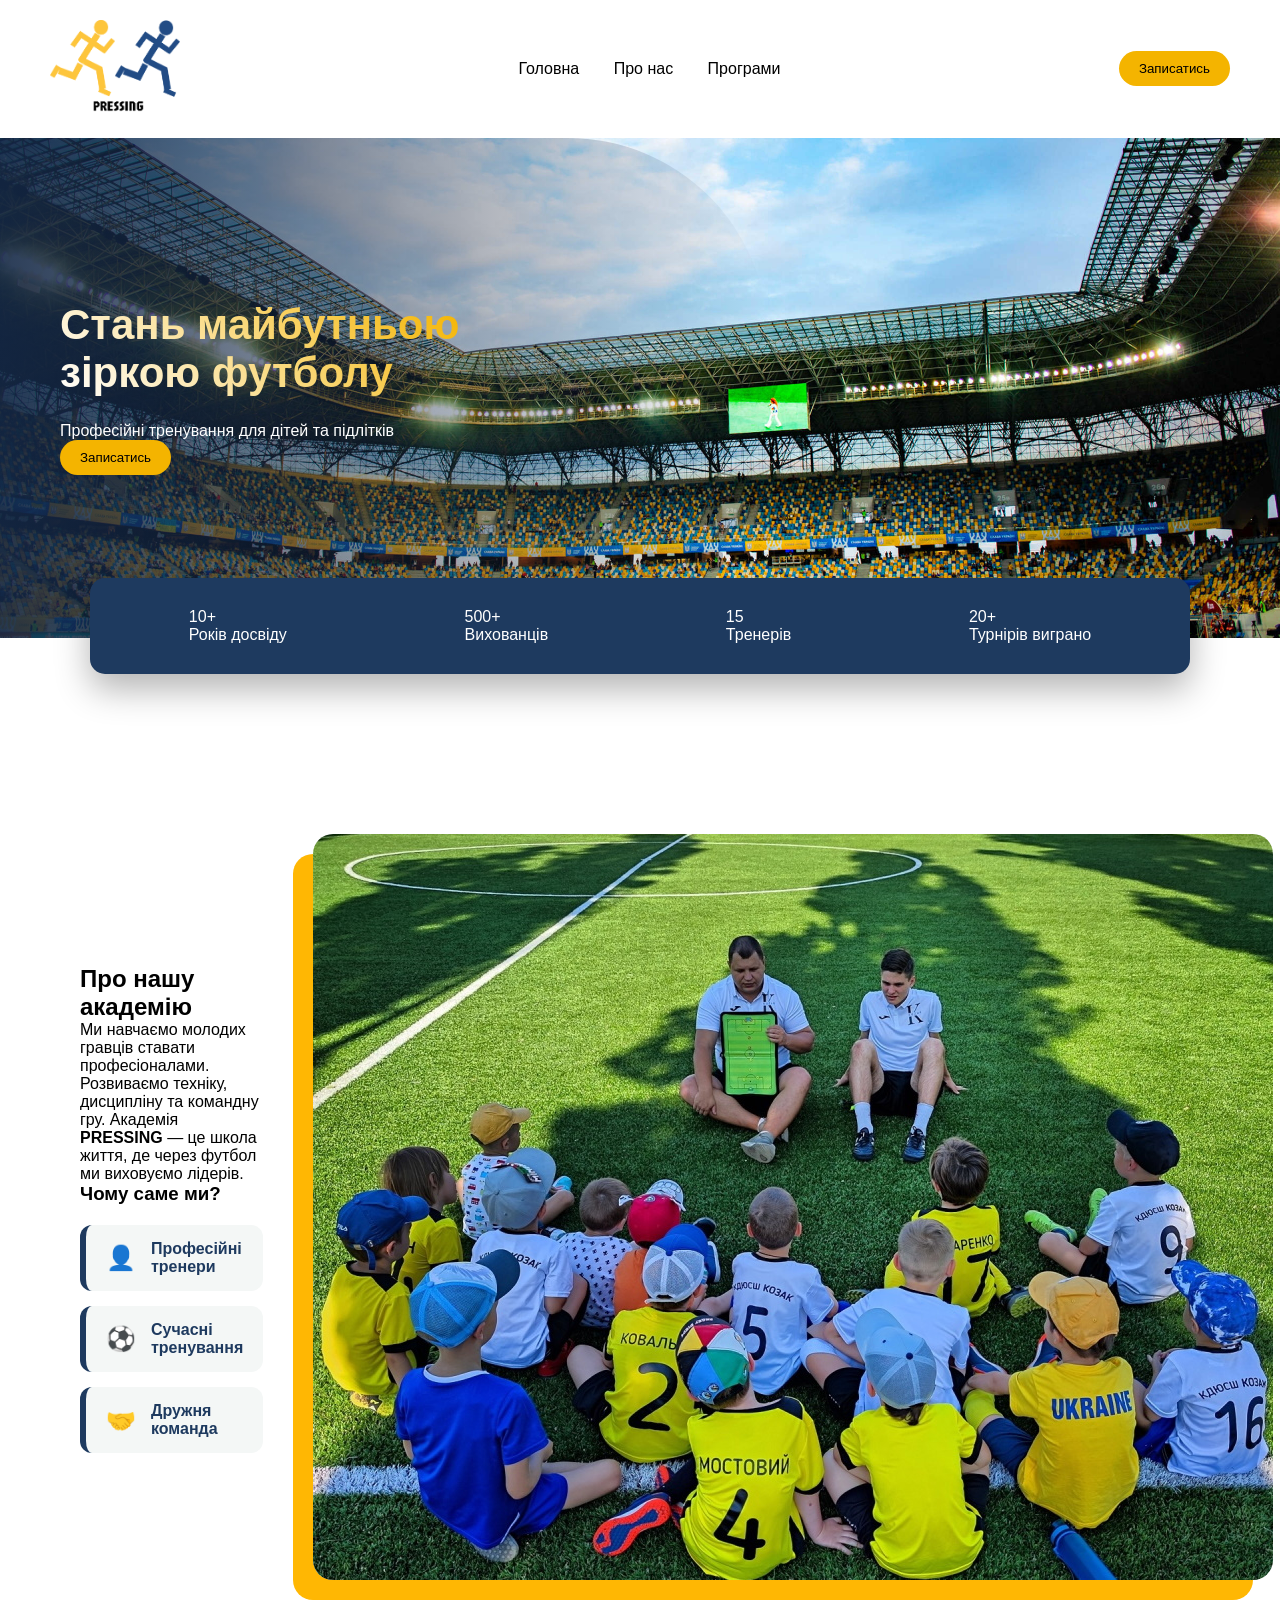
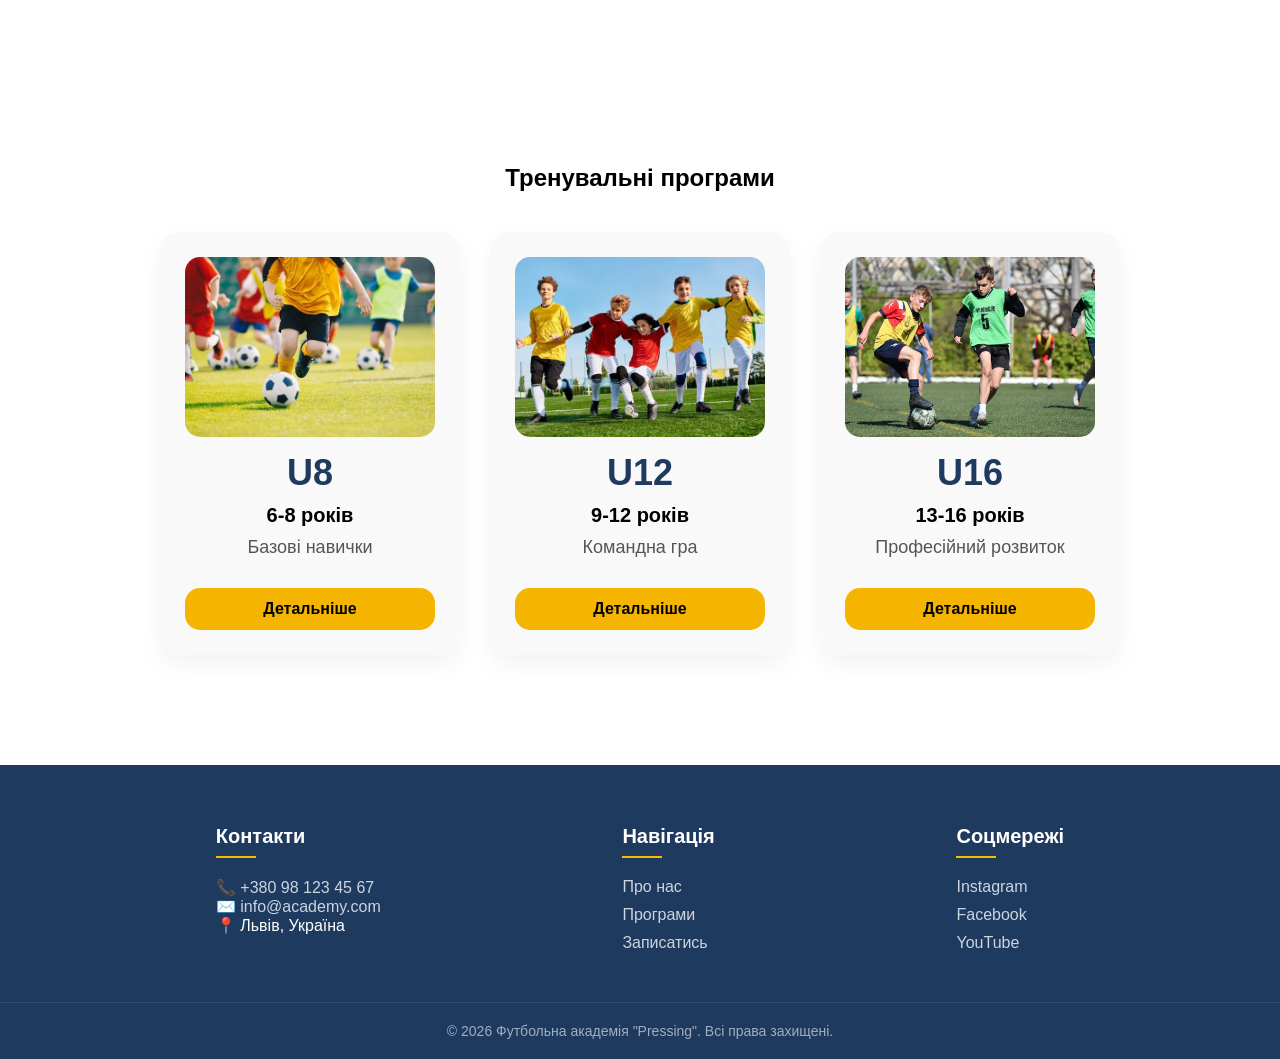
<file: index.html>
<!DOCTYPE html>
<html lang="uk">
<head>
    <meta charset="UTF-8">
    <title>Pressing</title>
    <link rel="stylesheet" href="style.css">
</head>
<body>

<body>

<header class="header">
    <div class="logo">
        <img src="images/logo.png" alt="Логотип">
    </div>

   <nav>
    <a href="index.html">Головна</a>
    <a href="#about">Про нас</a>
    <a href="#programs">Програми</a>
</nav>

    <a href="signup.html">
    <button class="btn">Записатись</button>
</a>
</header>

<section class="hero">
    <div class="overlay"></div>

    <div class="hero-content">
        <h1>Стань майбутньою<br>зіркою футболу</h1>
        <p>Професійні тренування для дітей та підлітків</p>
        <a href="signup.html">
    <button class="btn">Записатись</button>
</a>
    </div>
</section>
<section class="stats-bar">
    <div class="stat-item">
        <span class="stat-number">10+</span>
        <p class="stat-text">Років досвіду</p>
    </div>
    <div class="stat-item">
        <span class="stat-number">500+</span>
        <p class="stat-text">Вихованців</p>
    </div>
    <div class="stat-item">
        <span class="stat-number">15</span>
        <p class="stat-text">Тренерів</p>
    </div>
    <div class="stat-item">
        <span class="stat-number">20+</span>
        <p class="stat-text">Турнірів виграно</p>
    </div>
</section>
<section id="about" class="about">
    <div class="about-container">
        <div class="about-text">
            <h2>Про нашу академію</h2>
            <p>Ми навчаємо молодих гравців ставати професіоналами. Розвиваємо техніку, дисципліну та командну гру. Академія <strong>PRESSING</strong> — це школа життя, де через футбол ми виховуємо лідерів.</p>
            
            <h3>Чому саме ми?</h3>
            <div class="about-features">
                <div class="feature-card">
                    <span class="icon">👤</span>
                    <p>Професійні тренери</p>
                </div>
                <div class="feature-card">
                    <span class="icon">⚽️</span>
                    <p>Сучасні тренування</p>
                </div>
                <div class="feature-card">
                    <span class="icon">🤝</span>
                    <p>Дружня команда</p>
                </div>
            </div>
        </div>
        <div class="about-image">
            <img src="images/about.jpg" alt="Тренування дітей">
        </div>
    </div>
</section>

<section id="programs" class="programs">
    <h2>Тренувальні програми</h2>

    <!-- ВАЖЛИВО: Обов'язково додай цей рядок перед картками -->
    <div class="cards"> 

        <div class="card">
            <div class="card-img-container">
                <img src="images/u6.jpg" alt="U6">
            </div>
            <h3>U8</h3>
            <p>6-8 років</p>
            <span>Базові навички</span>
            <button onclick="info('u8')">Детальніше</button>
        </div>

        <div class="card">
            <div class="card-img-container">
                <img src="images/u9.jpeg" alt="U9">
            </div>
            <h3>U12</h3>
            <p>9-12 років</p>
            <span>Командна гра</span>
            <button onclick="info('u12')">Детальніше</button>
        </div>

        <div class="card">
            <div class="card-img-container">
                <img src="images/u13.jpg" alt="U13">
            </div>
            <h3>U16</h3>
            <p>13-16 років</p>
            <span>Професійний розвиток</span>
            <button onclick="info('u16')">Детальніше</button>
        </div>

    </div> <!-- Закриваючий тег для .cards -->
</section>

<footer class="footer">
    <div class="footer-container">
        <div class="footer-section">
            <h3>Контакти</h3>
            <p>📞 <a href="tel:+380981234567">+380 98 123 45 67</a></p>
            <p>✉️ <a href="mailto:info@academy.com">info@academy.com</a></p>
            <p>📍 Львів, Україна</p>
        </div>

        <div class="footer-section">
            <h3>Навігація</h3>
            <ul class="footer-links">
                <li><a href="index.html#about">Про нас</a></li>
                <li><a href="index.html#programs">Програми</a></li>
                <li><a href="signup.html">Записатись</a></li>
            </ul>
        </div>

        <div class="footer-section">
            <h3>Соцмережі</h3>
            <div class="social-icons">
                <a href="#" class="social-link">Instagram</a>
                <a href="#" class="social-link">Facebook</a>
                <a href="#" class="social-link">YouTube</a>
            </div>
        </div>
    </div>
    <div class="footer-bottom">
        <p>&copy; 2026 Футбольна академія "Pressing". Всі права захищені.</p>
    </div>
</footer>
<script src="script.js"></script>
</body>
</html>
</file>
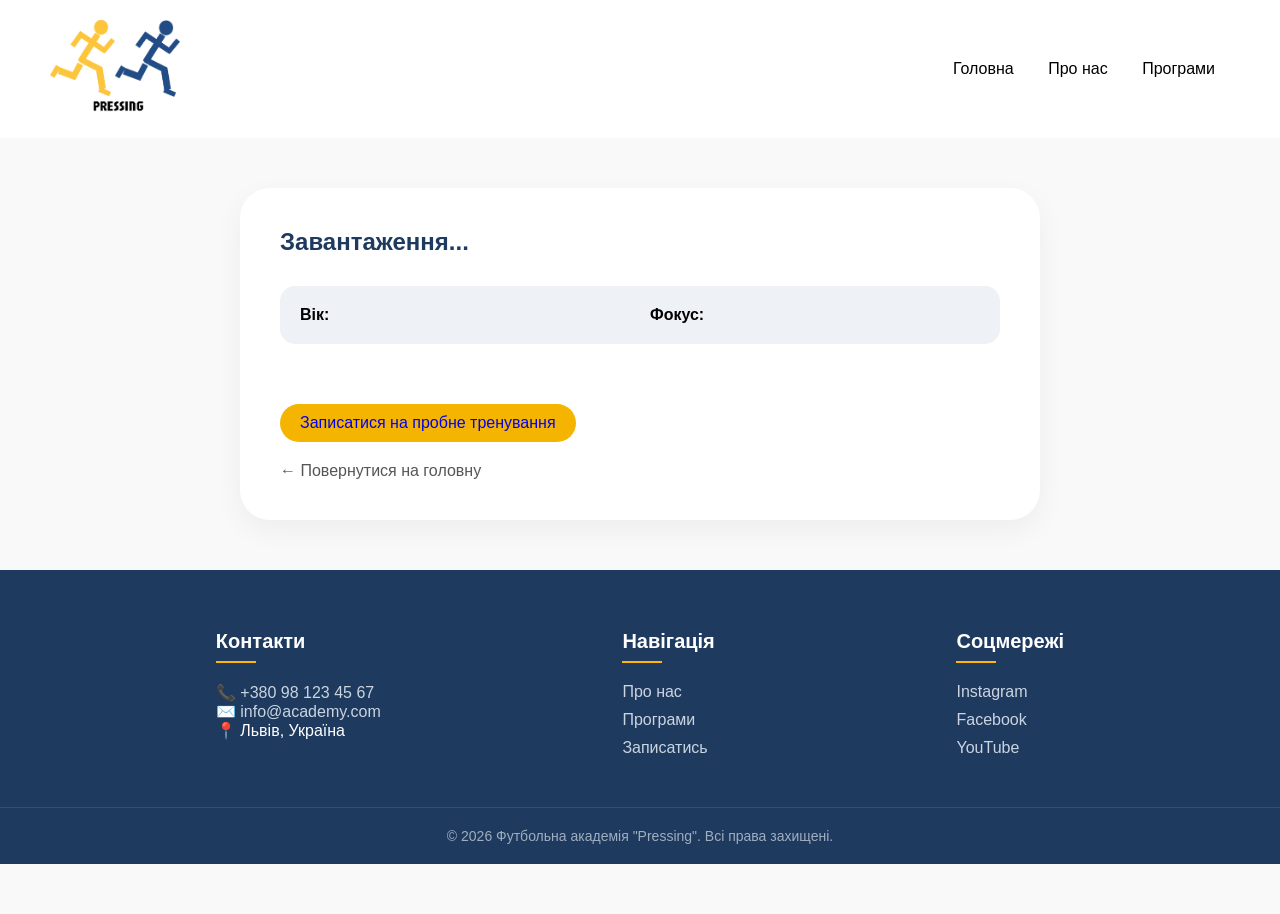
<file: program.html>
<!DOCTYPE html>
<html lang="uk">
<head>
    <meta charset="UTF-8">
    <title>Деталі програми - Pressing</title>
    <link rel="stylesheet" href="style.css">
</head>
<body class="program-details-page">

    <div class="container">
        <header class="header">
            <div class="logo"><img src="images/logo.png" alt="Логотип"></div>
<nav>
    <a href="index.html">Головна</a>
    <a href="index.html#about">Про нас</a>
    <a href="index.html#programs">Програми</a>
</nav>
        </header>

        <section class="program-info">
            <h1 id="program-title">Завантаження...</h1>
            <p id="program-description"></p>
            
            <div class="program-details-grid">
                <div class="detail-item">
                    <strong>Вік:</strong> <span id="program-age"></span>
                </div>
                <div class="detail-item">
                    <strong>Фокус:</strong> <span id="program-focus"></span>
                </div>
            </div>

            <a href="signup.html" class="btn" style="margin-top: 30px; text-decoration: none;">Записатися на пробне тренування</a>
            <br>
            <a href="index.html" class="back-link">← Повернутися на головну</a>
        </section>
    </div>

    <script src="script.js"></script>
    <script>
        // Викликаємо функцію завантаження даних при відкритті сторінки
        window.onload = loadProgramDetails;
    </script>
    <footer class="footer">
    <div class="footer-container">
        <div class="footer-section">
            <h3>Контакти</h3>
            <p>📞 <a href="tel:+380981234567">+380 98 123 45 67</a></p>
            <p>✉️ <a href="mailto:info@academy.com">info@academy.com</a></p>
            <p>📍 Львів, Україна</p>
        </div>

        <div class="footer-section">
            <h3>Навігація</h3>
            <ul class="footer-links">
                <li><a href="index.html#about">Про нас</a></li>
                <li><a href="index.html#programs">Програми</a></li>
                <li><a href="signup.html">Записатись</a></li>
            </ul>
        </div>

        <div class="footer-section">
            <h3>Соцмережі</h3>
            <div class="social-icons">
                <a href="#" class="social-link">Instagram</a>
                <a href="#" class="social-link">Facebook</a>
                <a href="#" class="social-link">YouTube</a>
            </div>
        </div>
    </div>
    <div class="footer-bottom">
        <p>&copy; 2026 Футбольна академія "Pressing". Всі права захищені.</p>
    </div>
</footer>
</body>
</html>
</file>
<file: style.css>
html {
    scroll-behavior: smooth;
}
* {
    margin: 0;
    padding: 0;
    box-sizing: border-box;
    font-family: Arial;
}

/* HEADER */
.header {
    display: flex;
    justify-content: space-between;
    align-items: center;
    padding: 20px 50px;
    background: white;
    width: 100%;
    flex-wrap: nowrap;
}


.logo img {
    width: 130px;
    transition: 0.3s;
}

.logo img:hover {
    transform: scale(1.05);
}

nav a {
    margin: 0 15px;
    text-decoration: none;
    color: black;
}

.btn {
    display: inline-block;
    background: #f4b400;
    border: none;
    padding: 10px 20px;
    border-radius: 25px;
    cursor: pointer;
    white-space: nowrap;
}

/* HERO */
.hero {
    position: relative;
    height: 500px;
    background: url("images/hero3.jpg") center/cover no-repeat;
    display: flex;
    align-items: center;
}

.overlay {
    position: absolute;
    width: 60%;
    height: 100%;
    background: linear-gradient(90deg, rgba(20,40,70,0.9), transparent);
    border-top-right-radius: 200px;
    border-bottom-right-radius: 200px;
}

.hero-content {
    position: relative;
    color: white;
    padding-left: 60px;
    max-width: 500px;
}

.hero h1 {
    font-size: 42px;
    margin-bottom: 25px;
}

/* ABOUT */
.about {
    display: flex;
    padding: 60px;
    gap: 50px;
    align-items: center;
}

.about-right img {
    width: 300px;
    border-radius: 30px;
}

.features div {
    background: #eef1f5;
    padding: 12px;
    margin-top: 10px;
    border-radius: 10px;
}

/* PROGRAMS */
.programs {
    text-align: center;
    padding: 60px 0;
}

/* Робимо весь контейнер ширшим */
.cards {
    display: flex;
    justify-content: center;
    gap: 40px; /* Більша відстань між картками */
    margin-top: 40px;
    flex-wrap: wrap; /* Щоб на телефонах картки ставали одна під одну */
}

/* Оновлений клас .card (як у твоєму HTML) */
.card {
    background: #f5f5f5;
    padding: 40px 30px; /* Значно збільшені внутрішні відступи */
    border-radius: 25px;
    width: 280px; /* Збільшена ширина (було 200px) */
    min-height: 350px; /* Мінімальна висота для солідності */
    transition: 0.3s ease;
    display: flex;
    flex-direction: column;
    justify-content: space-between;
    align-items: center;
    box-shadow: 0 10px 20px rgba(0,0,0,0.05);
}

.card:hover {
    transform: translateY(-15px); /* Сильніший ефект підйому */
    box-shadow: 0 15px 30px rgba(0,0,0,0.1);
    background: #ffffff;
}

/* Збільшуємо текст всередині */
.card h3 {
    font-size: 36px; /* Великий заголовок (U8, U12...) */
    color: #1e3a5f;
    margin-bottom: 10px;
}

.card p {
    font-size: 20px; /* Більший шрифт для віку */
    font-weight: bold;
}

.card span {
    font-size: 18px; /* Більший шрифт для опису навичок */
    color: #555;
    display: block;
    margin: 10px 0;
}

/* Кнопка "Детальніше" */
.card button {
    margin-top: 20px;
    background: #f4b400;
    border: none;
    padding: 12px 25px;
    border-radius: 15px;
    font-size: 16px;
    font-weight: bold;
    cursor: pointer;
    width: 100%; /* Кнопка на всю ширину картки */
    transition: 0.3s;
}

.card button:hover {
    background: #ffb703;
    transform: scale(1.05);
}

/* FOOTER */
.footer {
    background-color: #1e3a5f; /* Темно-синій колір академії */
    color: white;
    padding: 60px 0 20px;
    margin-top: 50px;
}

.footer-container {
    max-width: 1100px;
    margin: 0 auto;
    display: flex;
    justify-content: space-around;
    flex-wrap: wrap;
    gap: 30px;
    padding: 0 20px;
}

.footer-section h3 {
    font-size: 20px;
    margin-bottom: 20px;
    position: relative;
}

/* Маленька лінія під заголовком */
.footer-section h3::after {
    content: '';
    display: block;
    width: 40px;
    height: 2px;
    background: #ffb703; /* Жовтий акцент як на кнопках */
    margin-top: 8px;
}

.footer-section a {
    color: #cbd5e0;
    text-decoration: none;
    transition: 0.3s;
}

.footer-section a:hover {
    color: #ffb703;
}

.footer-links {
    list-style: none;
    padding: 0;
}

.footer-links li {
    margin-bottom: 10px;
}

.social-icons {
    display: flex;
    flex-direction: column;
    gap: 10px;
}

.footer-bottom {
    text-align: center;
    margin-top: 40px;
    padding-top: 20px;
    border-top: 1px solid rgba(255, 255, 255, 0.1);
    font-size: 14px;
    color: #a0aec0;
}
/* СТОРІНКА ЗАПИСУ */
.signup-page {
    margin: 0;
    height: 100vh;
    background: url("hero.jpg") center/cover no-repeat;
    display: flex;
    justify-content: center;
    align-items: center;
}

/* затемнення */
.signup-container {
    width: 100%;
    height: 100%;
    background: rgba(0,0,0,0.6);
    display: flex;
    justify-content: center;
    align-items: center;
}

/* карточка */
.signup-box {
    background: white;
    padding: 40px;
    border-radius: 25px;
    width: 320px;
    text-align: center;
    animation: fadeIn 0.6s ease;
}

/* форма */
.signup-box input,
.signup-box select {
    width: 100%;
    margin: 10px 0;
    padding: 12px;
    border-radius: 12px;
    border: 1px solid #ccc;
}

/* кнопка */
.signup-box button {
    width: 100%;
    margin-top: 10px;
    background: #f4b400;
    border: none;
    padding: 12px;
    border-radius: 20px;
    cursor: pointer;
    transition: 0.3s;
}

.signup-box button:hover {
    background: #d89c00;
}

/* кнопка назад */
.back-btn {
    margin-top: 15px;
    background: transparent !important;
    color: #333;
}

/* анімація */
@keyframes fadeIn {
    from {
        opacity: 0;
        transform: translateY(20px);
    }
    to {
        opacity: 1;
        transform: translateY(0);
    }
}
.program-details-page {
    background: #f9f9f9;
    padding-bottom: 50px;
}

.program-info {
    max-width: 800px;
    margin: 50px auto;
    background: white;
    padding: 40px;
    border-radius: 30px;
    box-shadow: 0 10px 30px rgba(0,0,0,0.05);
}

.program-info h1 {
    color: #1e3a5f;
    margin-bottom: 20px;
}

.program-details-grid {
    display: grid;
    grid-template-columns: 1fr 1fr;
    gap: 20px;
    margin: 30px 0;
    padding: 20px;
    background: #eef1f5;
    border-radius: 15px;
}

.back-link, 
.back-link:visited {
    display: inline-block;
    margin-top: 20px;
    color: #000000; /* Ваш обраний колір */
    text-decoration: none;
}

.back-link:hover {
    text-decoration: underline;
    color: #000000; /* Можна додати зміну кольору при наведенні для кращого UX */
}
/* Це виправить колір посилань у меню та внизу сторінки */
nav a, .back-link, .back-link:visited {
    text-decoration: none;
    color: black; /* Для меню */
}

.back-link, .back-link:visited {
    color: #555; /* Для посилання "Повернутися на головну" */
}
/* Контейнер для всього блоку */
.about-container {
    display: flex;
    align-items: center;
    gap: 50px;
    padding: 60px 20px;
    max-width: 1200px;
    margin: 0 auto;
}

/* Стиль для фото з "акцентом" */
.about-image img {
    border-radius: 20px;
    box-shadow: -20px 20px 0px #ffb703; /* Жовта "підкладка" під фото */
    transition: 0.4s ease;
}

.about-image img:hover {
    transform: scale(1.02);
}

/* Сітка для карток "Чому ми?" */
.about-features {
    display: grid;
    gap: 15px;
    margin-top: 20px;
}

.feature-card {
    display: flex;
    align-items: center;
    background: #f4f7f6;
    padding: 15px 20px;
    border-radius: 12px;
    border-left: 6px solid #1e3a5f; /* Темно-синій акцент */
    transition: 0.3s;
}

.feature-card:hover {
    background: #ffffff;
    box-shadow: 0 10px 20px rgba(0,0,0,0.05);
    transform: translateX(10px);
}

.feature-card .icon {
    font-size: 24px;
    margin-right: 15px;
}

.feature-card p {
    margin: 0;
    font-weight: 600;
    color: #1e3a5f;
}

/* Адаптивність для телефонів */
@media (max-width: 768px) {
    .about-container {
        flex-direction: column;
    }
}
.stats-bar {
    display: flex;
    justify-content: space-around;
    background: #1e3a5f; /* Темно-синій колір */
    color: white;
    padding: 30px 10px;
    width: 90%; /* Блок буде трохи вужчим за екран */
    max-width: 1100px;
    margin: -60px auto 40px; /* -60px підніме блок вгору на банер */
    position: relative;
    z-index: 10; /* Щоб блок був поверх картинки */
    border-radius: 15px;
    box-shadow: 0 15px 35px rgba(0,0,0,0.3);
}
/* Контейнер, який ставить картки в ряд */
.cards {
    display: flex; /* Робимо блоки гнучкими */
    justify-content: center; /* Центруємо їх по горизонталі */
    align-items: stretch; /* Робимо всі картки однакової висоти */
    gap: 30px; /* Відстань між ними */
    margin-top: 40px;
    flex-wrap: wrap; /* Дозволяє переноситись на новий рядок тільки якщо місця зовсім немає */
    padding: 0 20px;
}

/* Окремі картки */
.card {
    background: #f9f9f9;
    padding: 25px;
    border-radius: 20px;
    width: 300px; /* Фіксована ширина для кожної картки */
    text-align: center;
    box-shadow: 0 10px 25px rgba(0,0,0,0.05);
    transition: transform 0.3s ease, box-shadow 0.3s ease;
    display: flex;
    flex-direction: column;
    justify-content: space-between;
}

.card:hover {
    transform: translateY(-10px);
    box-shadow: 0 15px 35px rgba(0,0,0,0.1);
}

/* Стилі для фото всередині карток */
.card-img-container {
    width: 100%;
    height: 180px;
    border-radius: 15px;
    overflow: hidden;
    margin-bottom: 15px;
}

.card-img-container img {
    width: 100%;
    height: 100%;
    object-fit: cover; /* Щоб фото не стискалося */
}/* Контейнер, який ставить картки в ряд */
.cards {
    display: flex; /* Робимо блоки гнучкими */
    justify-content: center; /* Центруємо їх по горизонталі */
    align-items: stretch; /* Робимо всі картки однакової висоти */
    gap: 30px; /* Відстань між ними */
    margin-top: 40px;
    flex-wrap: wrap; /* Дозволяє переноситись на новий рядок тільки якщо місця зовсім немає */
    padding: 0 20px;
}

/* Окремі картки */
.card {
    background: #f9f9f9;
    padding: 25px;
    border-radius: 20px;
    width: 300px; /* Фіксована ширина для кожної картки */
    text-align: center;
    box-shadow: 0 10px 25px rgba(0,0,0,0.05);
    transition: transform 0.3s ease, box-shadow 0.3s ease;
    display: flex;
    flex-direction: column;
    justify-content: space-between;
}

.card:hover {
    transform: translateY(-10px);
    box-shadow: 0 15px 35px rgba(0,0,0,0.1);
}

/* Стилі для фото всередині карток */
.card-img-container {
    width: 100%;
    height: 180px;
    border-radius: 15px;
    overflow: hidden;
    margin-bottom: 15px;
}

.card-img-container img {
    width: 100%;
    height: 100%;
    object-fit: cover; /* Щоб фото не стискалося */
}
.hero-content {
    animation: fadeInUp 1.2s ease-out;
}

@keyframes fadeInUp {
    from {
        opacity: 0;
        transform: translateY(30px);
    }
    to {
        opacity: 1;
        transform: translateY(0);
    }
}
.hero-content h1 {
    background: linear-gradient(45deg, #ffffff, #f4b400); /* Від білого до жовтого */
    -webkit-background-clip: text;
    -webkit-text-fill-color: transparent;
    display: inline-block;
}
</file>
